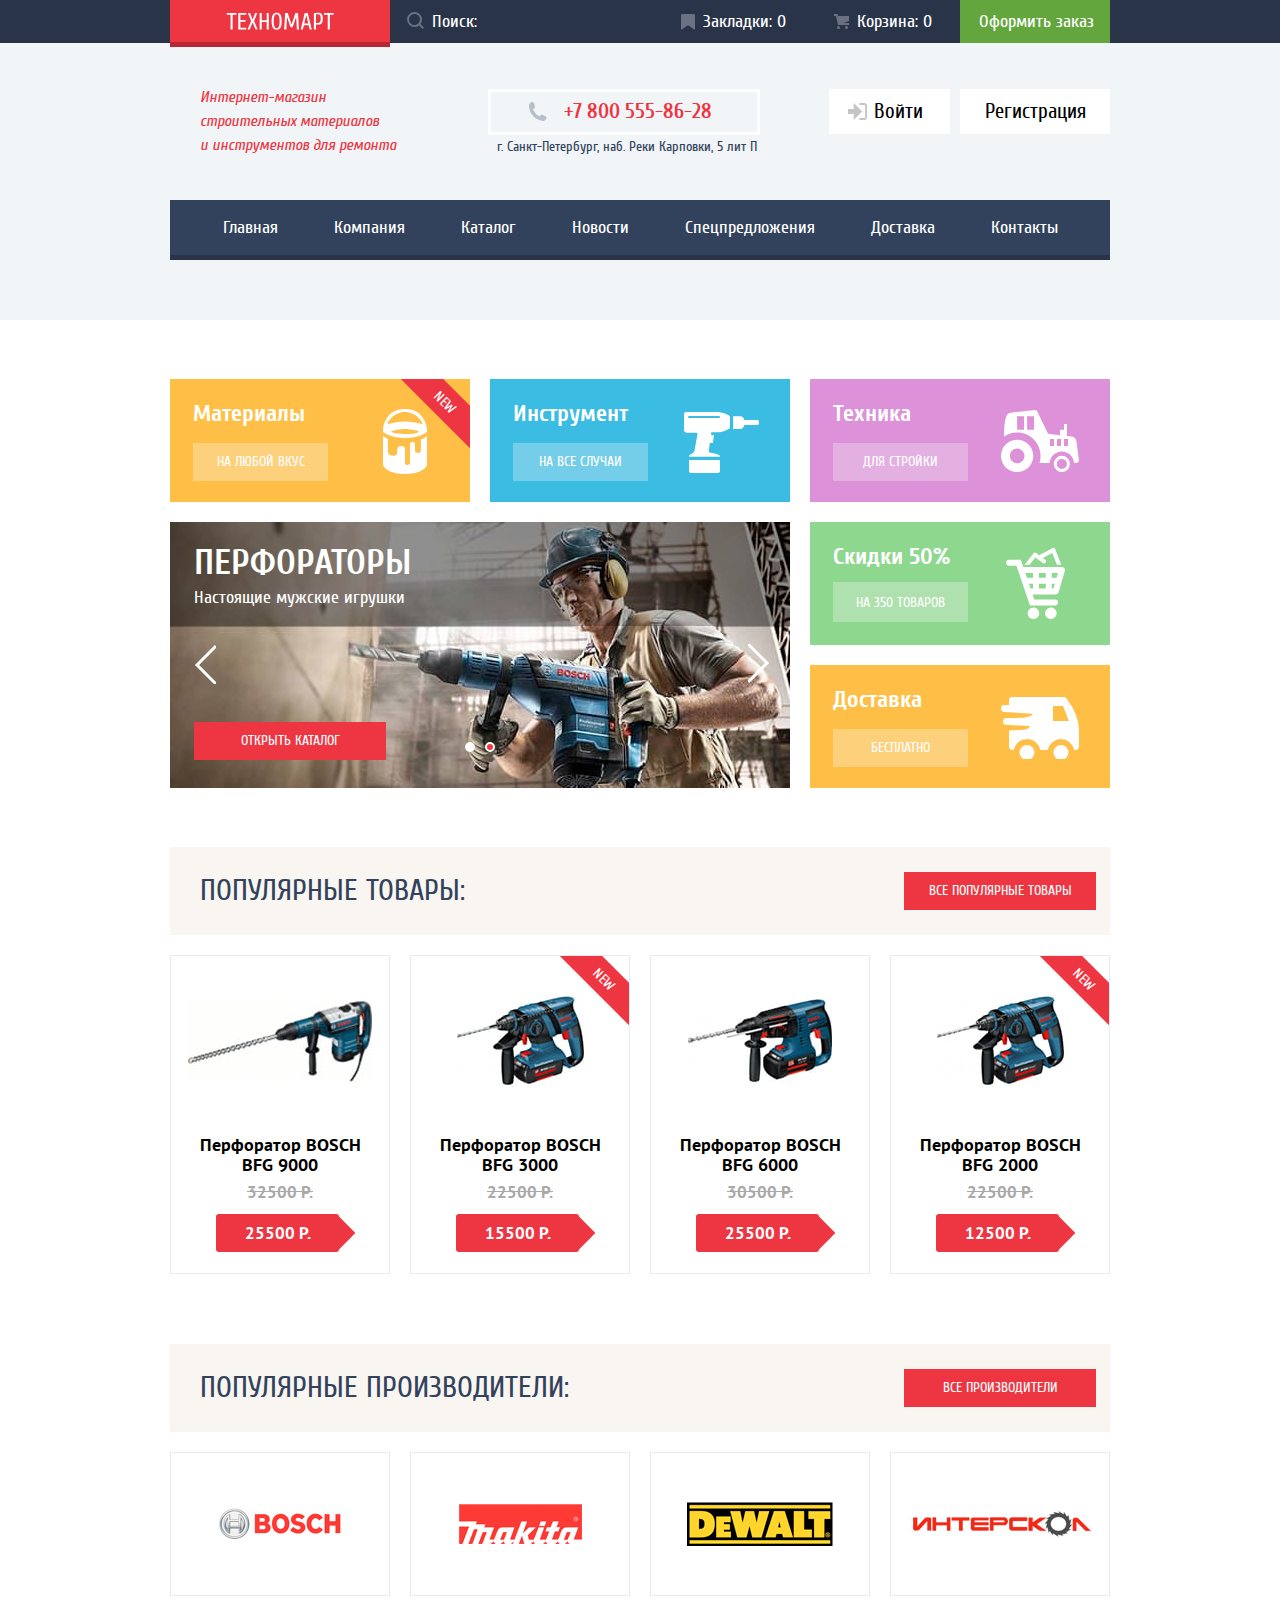
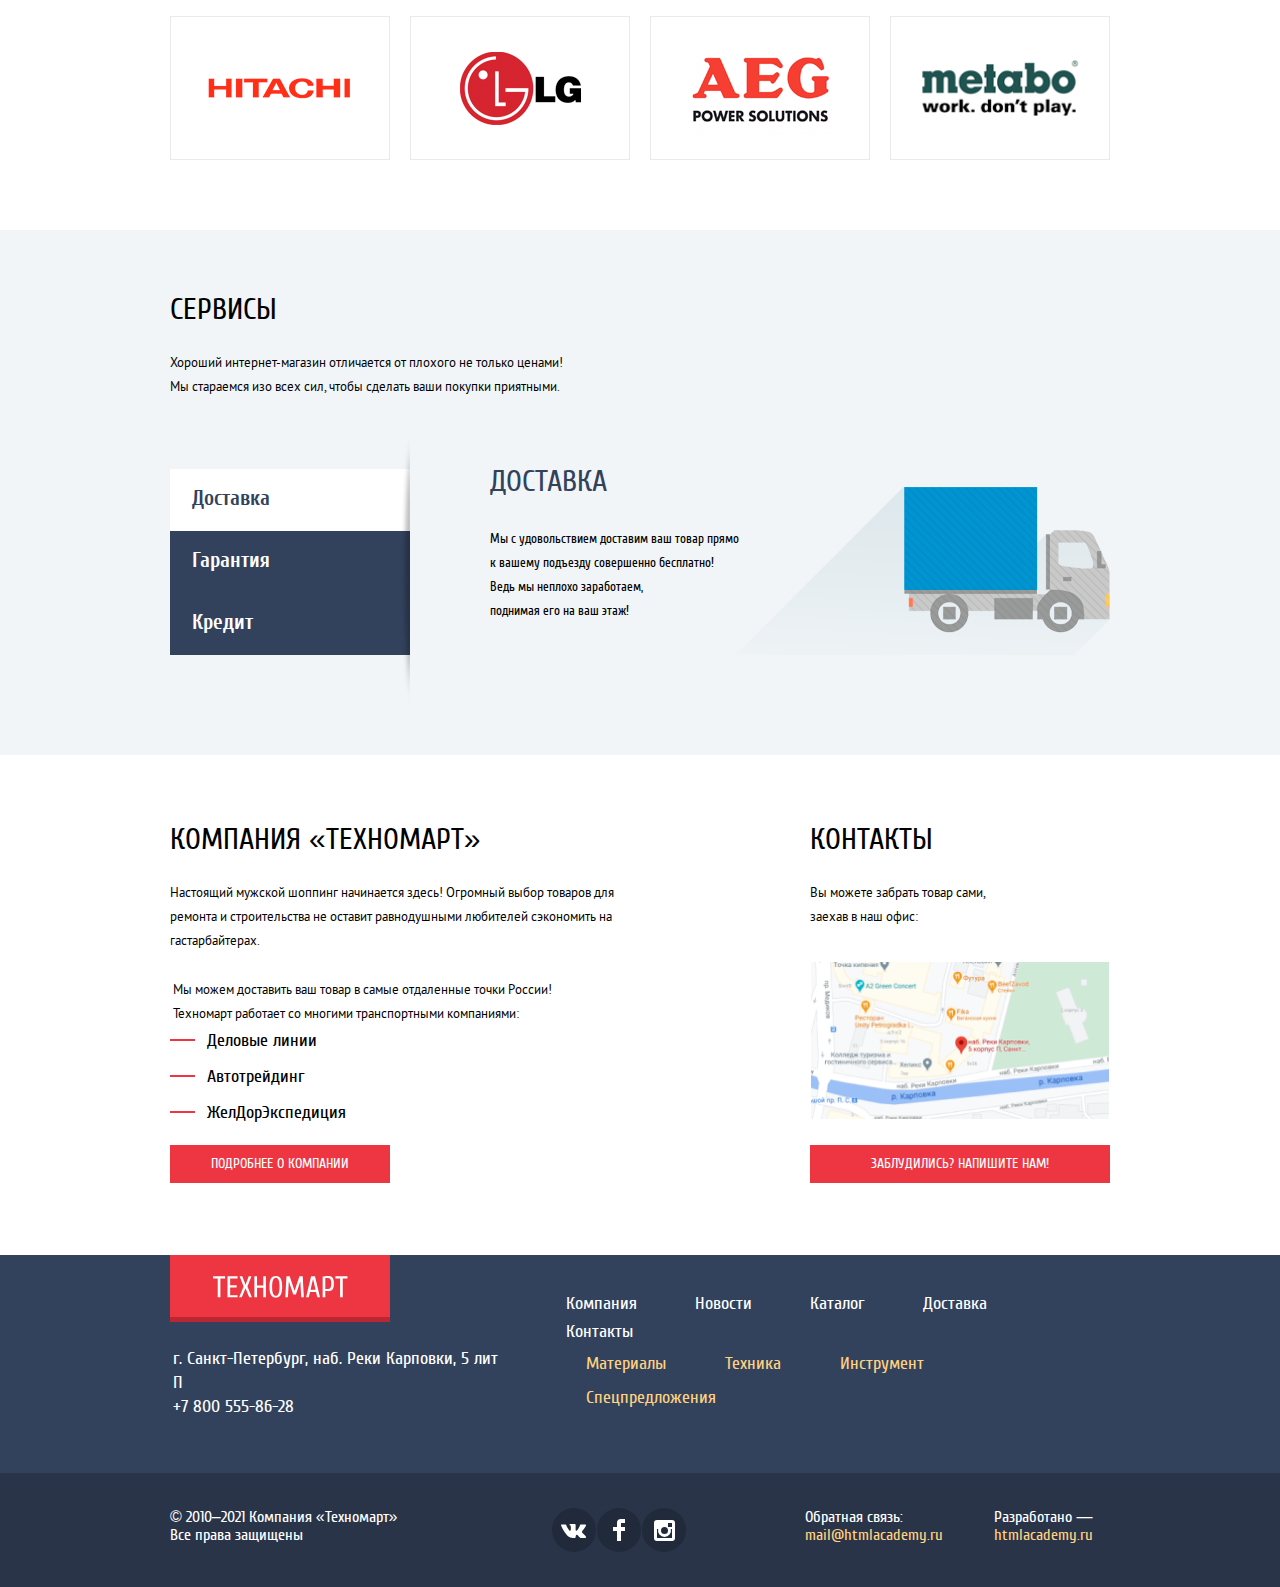
<file: index.html>
<!DOCTYPE html>
<html class="page" lang="ru">

<head>
  <meta charset="utf-8">
  <meta name="viewport" content="width=device-width, initial-scale=1">
  <link rel="stylesheet" href="css/normalize.min.css">
  <link rel="stylesheet" href="css/style.min.css">
  <link rel="icon" href="favicon.ico">
  <link rel="icon" href="img/favicons/favicon.svg" type="image/svg+xml">
  <link rel="apple-touch-icon" href="img/favicons/180.png">
  <link rel="manifect" href="manifest.webmanifest">
  <title>HTML Academy: Техномарт</title>
</head>

<body class="page-body">

  <header class="main-header">
    <div class="main-header-top">
      <div class="container header-top-wrapper">
        <a class="logo header-logo">
          <img src="img/icons/logo-technomart.svg" width="108" height="18" alt="Буквенный логотип магазина Техномарт.">
        </a>
        <form class="search" action="https://echo.academy.ru" method="get">
          <label class="visually-hidden" for="search-field">Поиск по сайту</label>
          <input class="search-field" type="search" name="search-field" id="search-field" placeholder="Поиск:">
          <svg class="search-icon" aria-hidden="true" focusable="false" width="17" height="17" fill="none"
            xmlns="http://www.w3.org/2000/svg">
            <path class="search-icon-path" fill-rule="evenodd" clip-rule="evenodd" d="M13.458 12.044 17 15.586
            15.586 17l-3.542-3.542A7.465 7.465 0 0 1 7.5 15 7.5 7.5 0 1 1 15 7.5c0 1.643-.542
             3.24-1.542 4.544ZM7.5 2A5.506 5.506 0 0 0 2 7.5 5.506 5.506 0 0 0 7.5 13c3.032 0 5.5-2.468 5.5-5.5C13
              4.467 10.532 2 7.5 2Z" fill="#fff" />
          </svg>
          <button class="visually-hidden" type="submit" aria-label="Искать"></button>
        </form>
        <a class="user-link bookmark" href="#">Закладки: <span>0</span></a>
        <a class="user-link cart" href="#">Корзина: <span>0</span></a>
        <a class="user-link order" href="#">Оформить заказ</a>
      </div>
    </div>
    <div class="container">
      <div class="main-header-middle">
        <p class="description">Интернет-магазин<br>строительных материалов и&nbsp;инструментов для ремонта</p>
        <div class="header-contacts">
          <a class="header-phone" href="tel:+78005558628">+7 800 555-86-28</a>
          <p>г. Санкт-Петербург, наб. Реки Карповки, 5 лит П</p>
        </div>
        <div class="user-id">
          <a class="user-id-login" href="#">
            <svg aria-hidden="true" focusable="false" width="20" height="17" viewBox="0 0 20 17" fill="none"
              xmlns="http://www.w3.org/2000/svg">
              <path d="M14.1667 8.5L5.71429 0V6H0V11H5.71429V17L14.1667 8.5Z" fill="#C5C5C5" />
              <path d="M16.1771 15.01H11.3895V17H16.1771C18.2514 17 19.0381 15.19 19.0619
              13.974V3.028C19.0381 1.811 18.2514 0 16.1771 0H11.3895V1.99H16.1771C16.9762 1.99 17.1219
              2.671 17.1391 3.047V13.951C17.1229 14.327 16.9762 15.01 16.1771 15.01Z" fill="#C5C5C5" />
            </svg>
            Войти
          </a>
          <a class="user-id-signup" href="#">Регистрация</a>
        </div>
      </div>
      <nav class="header-navigation">
        <ul class="menu-list">
          <li>
            <a class="menu-item">Главная</a>
          </li>
          <li>
            <a class="menu-item" href="#">Компания</a>
          </li>
          <li>
            <a class="menu-item" href="catalog.html">Каталог</a>
          </li>
          <li>
            <a class="menu-item" href="#">Новости</a>
          </li>
          <li>
            <a class="menu-item" href="#">Спецпредложения</a>
          </li>
          <li>
            <a class="menu-item" href="#">Доставка</a>
          </li>
          <li>
            <a class="menu-item" href="#">Контакты</a>
          </li>
        </ul>
      </nav>
    </div>
  </header>

  <main>
    <div class="container">
      <h1 class="visually-hidden">Онлайн-магазин Техномарт</h1>
      <section class="range">
        <h2 class="visually-hidden">Ассортимент</h2>
        <div class="range-item materials new">
          <h3>Материалы</h3>
          <a href="#">на любой вкус</a>
          <span class="new-sign">New</span>
        </div>
        <div class="range-item tools">
          <h3>Инструмент</h3>
          <a href="#">на все случаи</a>
        </div>
        <div class="range-item tech">
          <h3>Техника</h3>
          <a href="#">для стройки</a>
        </div>
        <div class="range-item sale">
          <h3>Скидки 50%</h3>
          <a href="#">на 350 товаров</a>
        </div>
        <div class="range-item free-delivery">
          <h3>Доставка</h3>
          <a href="#">Бесплатно</a>
        </div>

        <div class="gallery">
          <ul>
            <li class="gallery-slider perforators">
              <h3 class="gallery-slider-title">Перфораторы</h3>
              <p>Настоящие мужские игрушки</p>
              <a class="button" href="catalog.html">Открыть каталог</a>
            </li>
            <li class="gallery-slider drills hidden">
              <h3 class="gallery-slider-title">Дрели</h3>
              <p>Соседям на радость!</p>
              <a class="button" href="catalog.html">Открыть каталог</a>
            </li>
          </ul>
          <button class="gallery-arrow gallery-arrow-back" type="button" aria-label="Назад"></button>
          <button class="gallery-arrow gallery-arrow-next" type="button" aria-label="Вперед"></button>
          <div class="gallery-button-dots">
            <button class="gallery-button-dot" type="button" aria-label="Первый слайд"></button>
            <button class="gallery-button-dot button-dot-current" type="button" aria-label="Второй слайд"></button>
          </div>
        </div>
      </section>

      <section class="popular">
        <div class="title-wrapper">
          <h2 class="highlight-headline ">Популярные товары:</h2>
          <a class="button" href="catalog.html">Все популярные товары</a>
        </div>
        <ul class="popular-goods-list">
          <li class="good-item">
            <h3 class="good-item-title">
              <a href="#">Перфоратор BOSCH BFG 9000</a>
            </h3>
            <div class="product-image">
              <img src="img/bosch-9000.jpg" width="184" height="164"
                alt="Сетевой профессиональный перфоратор с системой Vibration Control.">
            </div>
            <s class="old-price">32500 Р.</s>
            <p class="current-price">25500 Р.</p>
            <div class="card-action-buttons">
              <a class="buy" href="#" aria-label="Добавить перфоратор BOSCH BFG 9000 в корзину.">Купить</a>
              <a class="add-mark" href="#">В закладки</a>
            </div>
          </li>
          <li class="good-item new">
            <h3 class="good-item-title">
              <a href="#">Перфоратор BOSCH BFG 3000</a>
            </h3>
            <div class="product-image">
              <img src="img/bosch-3000.jpg" width="127" height="112"
                alt="Аккумуляторный перфоратор с патроном SDS plus.">
            </div>
            <span class="new-sign">New</span>
            <s class="old-price">22500 Р.</s>
            <p class="current-price">15500 Р.</p>
            <div class="card-action-buttons">
              <a class="buy" href="#" aria-label="Добавить перфоратор BOSCH BFG 3000 в корзину.">Купить</a>
              <a class="add-mark" href="#">В закладки</a>
            </div>
          </li>
          <li class="good-item">
            <h3 class="good-item-title">
              <a href="#">Перфоратор BOSCH BFG 6000</a>
            </h3>
            <div class="product-image">
              <img src="img/bosch-6000.jpg" width="144" height="128"
                alt="Аккумуляторный трехрежимный перфоратор с щёточным двигателем.">
            </div>
            <s class="old-price">30500 Р.</s>
            <p class="current-price">25500 Р.</p>
            <div class="card-action-buttons">
              <a class="buy" href="#" aria-label="Добавить перфоратор BOSCH BFG 9600 в корзину.">Купить</a>
              <a class="add-mark" href="#">В закладки</a>
            </div>
          </li>
          <li class="good-item new">
            <h3 class="good-item-title">
              <a href="#">Перфоратор BOSCH BFG 2000</a>
            </h3>
            <div class="product-image">
              <img src="img/bosch-2000.jpg" width="127" height="112"
                alt="Аккумуляторный перфоратор с патроном SDS plus.">
            </div>
            <span class="new-sign">New</span>
            <s class="old-price">22500 Р.</s>
            <p class="current-price">12500 Р.</p>
            <div class="card-action-buttons">
              <a class="buy" href="#" aria-label="Добавить перфоратор BOSCH BFG 2000 в корзину.">Купить</a>
              <a class="add-mark" href="#">В закладки</a>
            </div>
          </li>
        </ul>
      </section>

      <section class="brands">
        <div class="title-wrapper">
          <h2 class="highlight-headline ">Популярные производители:</h2>
          <a class="button" href="catalog.html">Все производители</a>
        </div>
        <ul class="brands-list">
          <li>
            <a class="brand-item" href="#" aria-label="Перейти на сайт партнера Bosch.">
              <img src="img/brand-bosch.png" width="126" height="37" alt="Логотип фирмы Bosch">
            </a>
          </li>
          <li>
            <a class="brand-item" href="#" aria-label="Перейти на сайт партнера Makita.">
              <img src="img/brand-makita.png" width="123" height="40" alt="Логотип фирмы Makita">
            </a>
          </li>
          <li>
            <a class="brand-item" href="#" aria-label="Перейти на сайт партнера DeWalt.">
              <img src="img/brand-dewalt.png" width="146" height="44" alt="Логотип фирмы DeWalt">
            </a>
          </li>
          <li>
            <a class="brand-item" href="#" aria-label="Перейти на сайт партнера Интерскол.">
              <img src="img/brand-interskol.png" width="200" height="76" alt="Логотип фирмы Интерскол">
            </a>
          </li>
          <li>
            <a class="brand-item" href="#" aria-label="Перейти на сайт партнера Hitachi.">
              <img src="img/brand-hitachi.png" width="169" height="31" alt="Логотип фирмы Hitachi">
            </a>
          </li>
          <li>
            <a class="brand-item" href="#" aria-label="Перейти на сайт партнера LG.">
              <img src="img/brand-lg.png" width="121" height="73" alt="Логотип фирмы LG">
            </a>
          </li>
          <li>
            <a class="brand-item" href="#" aria-label="Перейти на сайт партнера AEG.">
              <img src="img/brand-aeg.png" width="151" height="98" alt="Логотип фирмы AEG">
            </a>
          </li>
          <li>
            <a class="brand-item" href="#" aria-label="Перейти на сайт партнера Metabo.">
              <img src="img/brand-metabo.png" width="206" height="73" alt="Логотип фирмы Metabo">
            </a>
          </li>
        </ul>
      </section>
    </div>
    <section class="features">
      <div class="container">
        <h2 class="headline">Сервисы</h2>
        <p class="features-text">Хороший интернет-магазин отличается от плохого не только ценами!<br>
          Мы стараемся изо всех сил, чтобы сделать ваши покупки приятными.</p>
        <div class="features-wrapper">
          <div class="features-slider-buttons">
            <button class="feature-button button-delivery feature-button-active" type="button">Доставка</button>
            <button class="feature-button button-guarantee" type="button">Гарантия</button>
            <button class="feature-button button-credit" type="button">Кредит</button>
          </div>
          <ul class="features-slider-list">
            <li class="feature-slide delivery">
              <h3>Доставка</h3>
              <p>Мы с удовольствием доставим ваш товар прямо<br>
                к вашему подъезду совершенно бесплатно!<br>
                Ведь мы неплохо заработаем,<br>
                поднимая его на ваш этаж!</p>
            </li>
            <li class="feature-slide guarantee hidden">
              <h3>Гарантия</h3>
              <p>Если купленный у нас товар поломается или заискрит,<br> а также в случае пожара,
                спровоцированного его<br> возгоранием, вы всегда можете быть уверены в нашей<br> гарантии.
                Мы обменяем сгоревший товар на новый.<br> Дом уж восстановите как-нибудь сами.</p>
            </li>
            <li class="feature-slide credit hidden">
              <h3>Кредит</h3>
              <p>Залезть в долговую яму стало проще!<br> Кредитные консультанты придут вам на помощь.</p>
              <a class="button" href="#">Отправить заявку</a>
            </li>
          </ul>
        </div>
      </div>
    </section>
    <div class="container index-columns">
      <section class="about-us">
        <h2 class="headline">Компания «Техномарт»</h2>
        <p>Настоящий мужской шоппинг начинается здесь!
          Огромный выбор товаров для ремонта и строительства не
          оставит равнодушными любителей сэкономить на гастарбайтерах.</p>
        <p>Мы можем доставить ваш товар в самые отдаленные точки России!<br>
          Техномарт работает со многими транспортными компаниями:</p>
        <ul class="trans-list">
          <li class="trans-item">Деловые линии</li>
          <li class="trans-item">Автотрейдинг</li>
          <li class="trans-item">ЖелДорЭкспедиция</li>
        </ul>
        <a class="button" href="#">Подробнее о компании</a>
      </section>
      <section class="contacts">
        <h2 class="headline">Контакты</h2>
        <p>Вы можете забрать товар сами,<br> заехав в наш офис:</p>
        <a class="contacts-mini-map" href="https://goo.gl/maps/rsY1eQ9RZmCdHHfcA"
          aria-label="Переход на карту с местоположением офиса.">
          <img src="img/map.png" width="300" height="158"
            alt="Карта адресом: г. Санкт-Петербург, наб. Реки Карповки, 5 лит П.">
        </a>
        <a class="button contacts-form" href="#">Заблудились? Напишите нам!</a>
      </section>
    </div>
  </main>

  <footer class="main-footer">
    <div class="container">
      <div class="main-footer-top">
        <a class="logo footer-logo">
          <img src="img/icons/logo-technomart.svg" width="220" height="68" alt="Буквенный логотип магазина Техномарт.">
        </a>
        <ul class="footer-menu-list">
          <li>
            <a class="footer-menu-item" href="#">Компания</a>
          </li>
          <li>
            <a class="footer-menu-item" href="#">Новости</a>
          </li>
          <li>
            <a class="footer-menu-item" href="catalog.html">Каталог</a>
          </li>
          <li>
            <a class="footer-menu-item" href="#">Доставка</a>
          </li>
          <li>
            <a class="footer-menu-item" href="#">Контакты</a>
          </li>
        </ul>
        <p class="footer-top-text">г. Санкт-Петербург, наб. Реки Карповки, 5 лит П<br>
          <a class="footer-tel" href="tel:+78005558628">+7 800 555-86-28</a>
        </p>
        <ul class="sub-menu-list">
          <li>
            <a class="sub-menu-item" href="index.html">Материалы</a>
          </li>
          <li>
            <a class="sub-menu-item" href="#">Техника</a>
          </li>
          <li>
            <a class="sub-menu-item" href="#">Инструмент</a>
          </li>
          <li>
            <a class="sub-menu-item" href="#">Спецпредложения</a>
          </li>
        </ul>
      </div>
    </div>
    <div class="main-footer-bottom">
      <div class="container footer-bottom-wrapper">
        <p class="footer-text">© 2010–2021 Компания «Техномарт»<br>Все права защищены</p>
        <ul class="socials-list">
          <li>
            <a class="social-item social-vk" href="https://vk.com">
              <span class="visually-hidden">Вконтакте</span>
            </a>
          </li>
          <li>
            <a class="social-item social-fb" href="https://facebook.com">
              <span class="visually-hidden">Фейсбук</span>
            </a>
          </li>
          <li>
            <a class="social-item social-inst" href="https://instagram.com">
              <span class="visually-hidden">Инстаграм</span>
            </a>
          </li>
        </ul>
        <p class="footer-text footer-feedback">Обратная связь:<br>
          <a class="copyright" href="mailto:mail@htmlacademy.ru">mail@htmlacademy.ru</a>
        </p>
        <p class="footer-text">Разработано —<br>
          <a class="copyright" href="https://htmlacademy.ru/intensive/htmlcss">htmlacademy.ru</a>
        </p>
      </div>
    </div>
  </footer>

  <section class="modal modal-contact hidden">
    <h2 class="visually-hidden">Напишите нам</h2>
    <form class="contact-form" action="https://echo.htmlacademy.ru" method="post">
      <div class="modal-contact-grid">
        <p class="contact-name">
          <label for="contact-name">Ваше имя:</label>
          <input type="text" name="name" id="contact-name" placeholder="Имя Фамилия">
        </p>
        <p class="contact-email">
          <label for="contact-email">Ваш e-mail:</label>
          <input type="text" name="email" id="contact-email" placeholder="email@example.com">
        </p>
        <p class="contact-comment">
          <label for="contact-comment">Текст письма:</label>
          <textarea name="letter" id="contact-comment" placeholder="В свободной форме"></textarea>
        </p>
      </div>
      <div class="modal-buttons">
        <button class="button submit" type="submit">Отправить</button>
      </div>
    </form>
    <button class="button-close" type="button" aria-label="Закрыть форму."></button>
  </section>

  <section class="modal modal-map hidden">
    <h2 class="visually-hidden">Местоположение офиса</h2>
    <iframe
      src="https://www.google.com/maps/embed?pb=!1m18!1m12!1m3!1d998.411263332934!2d30.31631455822666!3d59.96826733786315!2m3!1f0!2f0!3f0!3m2!1i1024!2i768!4f13.1!3m3!1m2!1s0x4696315bc48a26c9%3A0x8a49e1486716f5b1!2z0L3QsNCxLiBQ0LXQutC4INCa0LDRgNC_0L7QstC60LgsIDXQnywg0KHQsNC90LrRgi3Qn9C10YLQtdGA0LHRg9GA0LMsIDE5NzAyMg!5e0!3m2!1sru!2sru!4v1639913745572!5m2!1sru!2sru"
      width="943" height="449" allowfullscreen="" loading="lazy"></iframe>
    <button class="button-close" type="button" aria-label="Закрыть карту."></button>
  </section>

  <section class="modal modal-cart hidden">
    <div class="modal-cart-top">
      <h2 class="visually-hidden">Добавлено в корзину</h2>
      <p>Товар добавлен в корзину!</p>
      <button class="button-close" type="button" aria-label="Закрыть всплывающее окно."></button>
    </div>
    <div class="modal-buttons">
      <a class="button" href="#">Оформить заказ</a>
      <button class="button-continue" type="button">Продолжить покупки</button>
    </div>
  </section>

  <script src="js/script.min.js"></script>
</body>

</html>
</file>
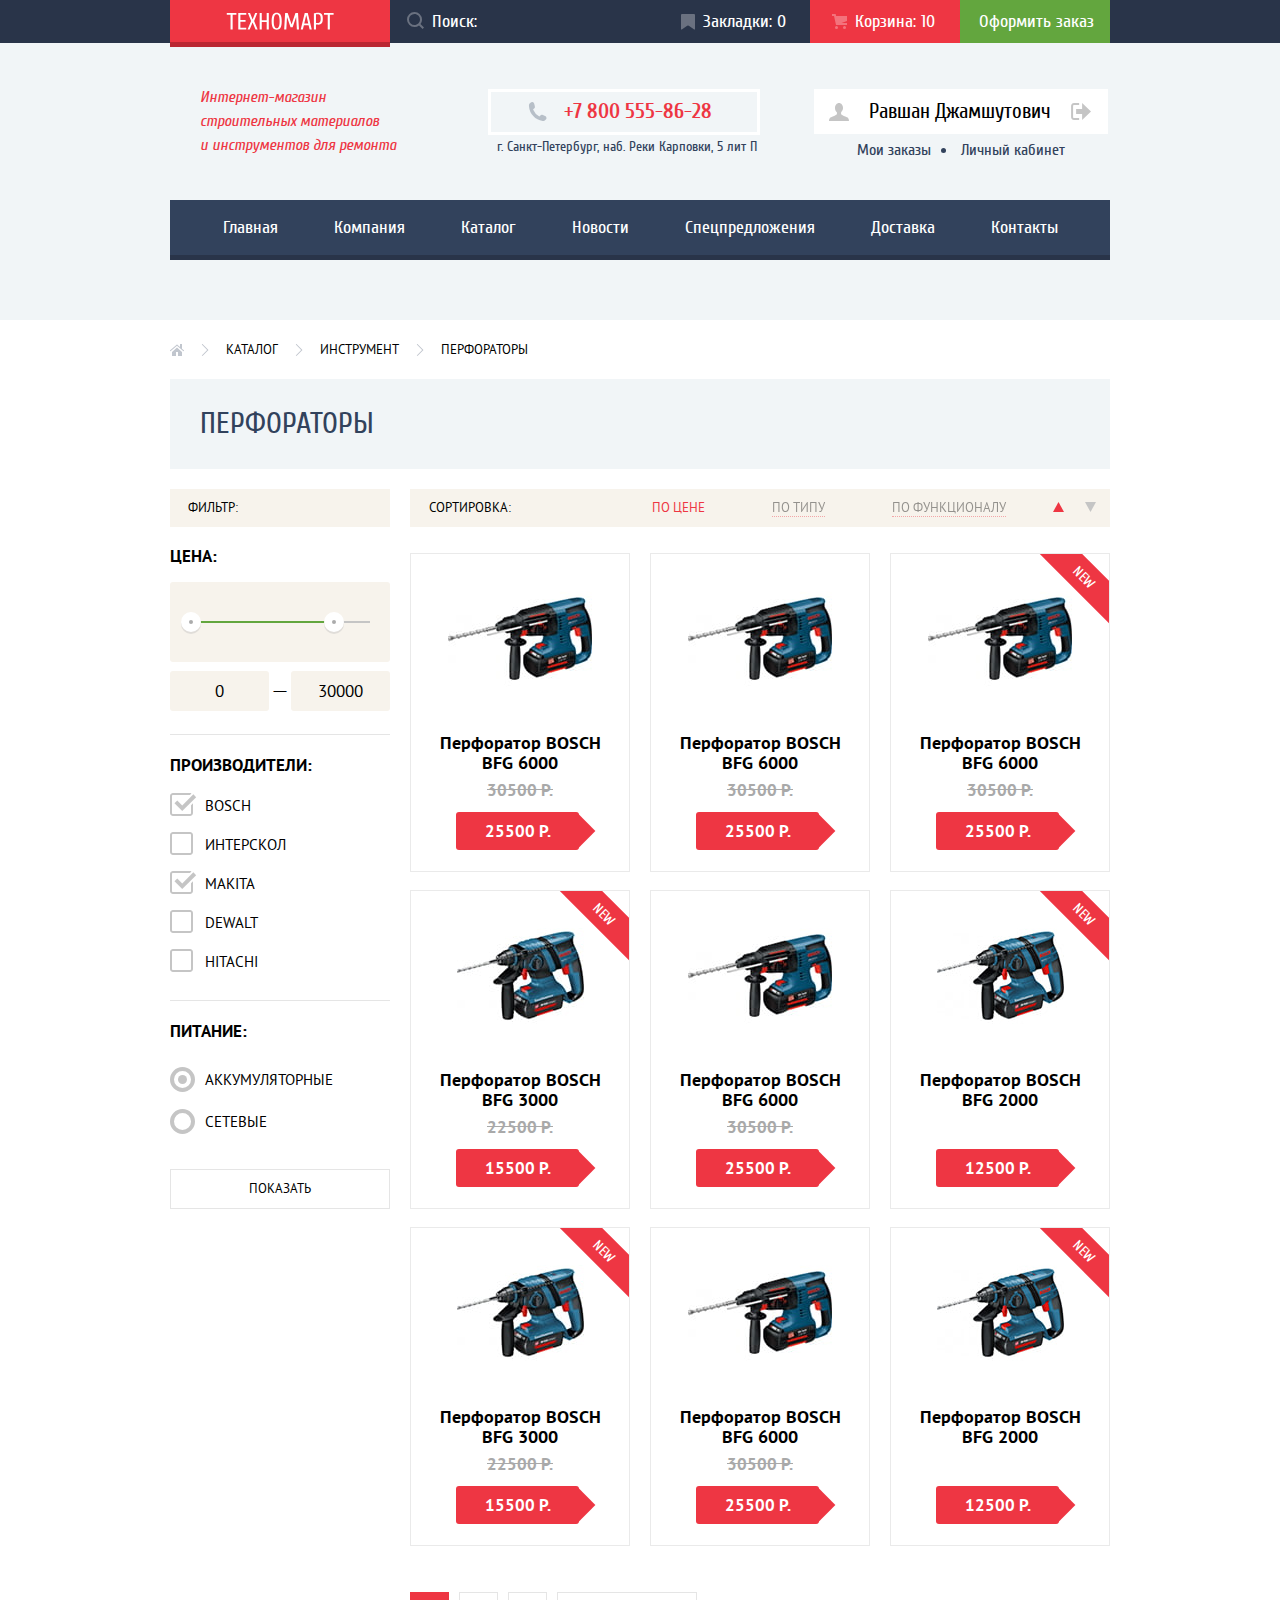
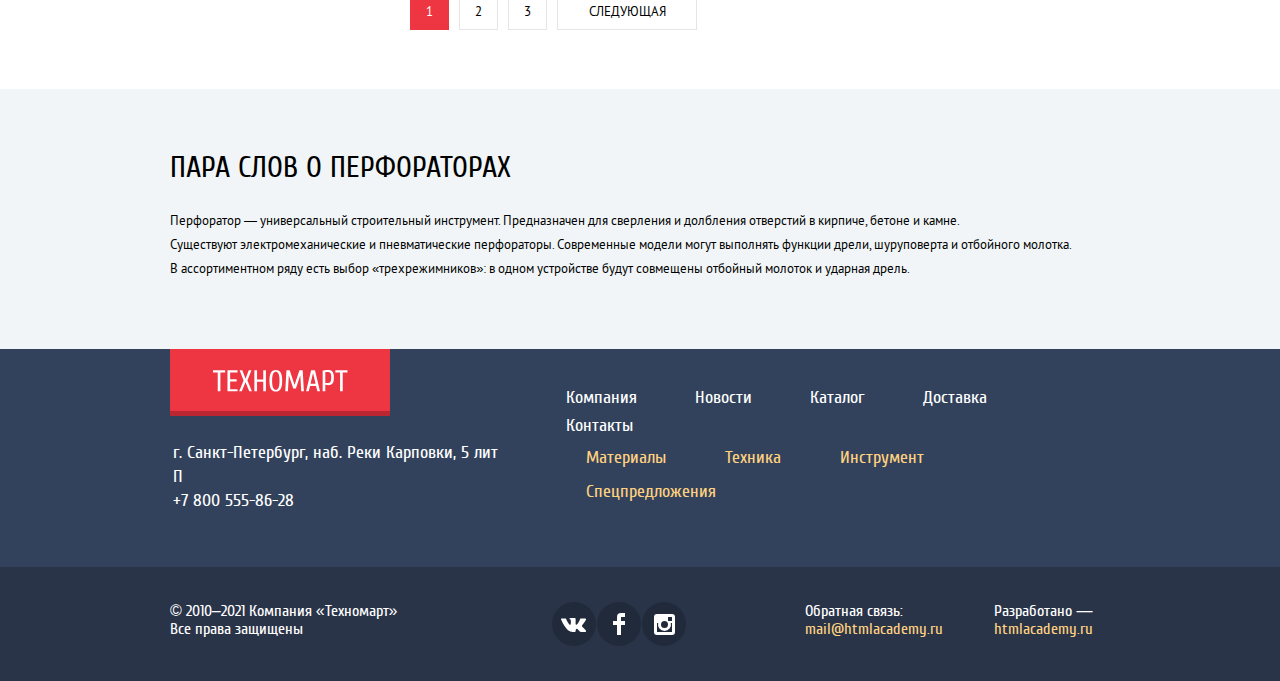
<file: catalog.html>
<!DOCTYPE html>
<html class="page" lang="ru">

<head>
  <meta charset="utf-8">
  <meta name="viewport" content="width=device-width, initial-scale=1">
  <link rel="stylesheet" href="css/normalize.min.css">
  <link rel="stylesheet" href="css/style.min.css">
  <link rel="icon" href="favicon.ico">
  <link rel="icon" href="img/favicons/favicon.svg" type="image/svg+xml">
  <link rel="apple-touch-icon" href="img/favicons/180.png">
  <link rel="manifect" href="manifest.webmanifest">
  <title>HTML Academy: Каталог Техномарт</title>
</head>

<body class="page-body catalog-page">

  <header class="main-header">
    <div class="main-header-top">
      <div class="container header-top-wrapper">
        <a class="logo header-logo" href="index.html">
          <img src="img/icons/logo-technomart.svg" width="108" height="18" alt="Буквенный логотип магазина Техномарт.">
        </a>
        <form class="search" action="https://echo.academy.ru" method="get">
          <label class="visually-hidden" for="search-field">Поиск по сайту</label>
          <input class="search-field" type="search" name="search-field" id="search-field" placeholder="Поиск:">
          <svg class="search-icon" aria-hidden="true" focusable="false" width="17" height="17" fill="none"
            xmlns="http://www.w3.org/2000/svg">
            <path class="search-icon-path" fill-rule="evenodd" clip-rule="evenodd" d="M13.458 12.044 17 15.586
            15.586 17l-3.542-3.542A7.465 7.465 0 0 1 7.5 15 7.5 7.5 0 1 1 15 7.5c0 1.643-.542
             3.24-1.542 4.544ZM7.5 2A5.506 5.506 0 0 0 2 7.5 5.506 5.506 0 0 0 7.5 13c3.032 0 5.5-2.468 5.5-5.5C13
              4.467 10.532 2 7.5 2Z" fill="#fff" /></svg>
        </form>

        <a class="user-link bookmark" href="#">Закладки: <span>0</span></a>
        <a class="user-link cart full-cart" href="#">Корзина: <span>10</span></a>
        <a class="user-link order" href="#">Оформить заказ</a>

      </div>
    </div>
    <div class="container">
      <div class="main-header-middle">
        <p class="description">Интернет-магазин <br> строительных материалов и&nbsp;инструментов для ремонта</p>
        <div class="header-contacts">
          <a class="header-phone" href="tel:+78005558628">+7 800 555-86-28</a>
          <p>г. Санкт-Петербург, наб. Реки Карповки, 5 лит П</p>
        </div>
        <div class="user-box">
          <div class="user-id authorised">
            <a class="user-profile" href="#">
              <svg class="icon-user" aria-hidden="true" focusable="false" width="20" height="18" fill="none"
                xmlns="http://www.w3.org/2000/svg">
                <path d="M17.88 14.17c-2.14-.74-4.25-1.67-5.2-2.4-.66-.5-.78-1.61-.52-2.4a5.49
                 5.49 0 0 0 1.86-4.29C14.02 2.28 12.22 0 10 0 7.78 0 5.98 2.28 5.98 5.08c0
                 1.8.75 3.38 1.86 4.28.26.8.14 1.92-.51 2.42-.95.72-3.07 1.65-5.21 2.39C-.03
                 14.9 0 18 0 18h20s.02-3.1-2.12-3.83Z" fill="#C5C5C5" />
              </svg>
              <span>Равшан Джамшутович</span>
            </a>
            <a class="log-out" href="#" aria-label="Выход из учетной записи.">
              <svg class="icon-logout" aria-hidden="true" focusable="false" width="20" height="17" fill="none"
                xmlns="http://www.w3.org/2000/svg">
                <path d="M20 8.5 11.12 0v6h-6v5h6v6L20 8.5Z" fill="#C5C5C5" />
                <path d="M2.1 13.95V3.05c.02-.38.18-1.06 1.02-1.06h5.02V0H3.12C.94 0
                 .12 1.81.09 3.03v10.94C.1 15.2.94 17 3.12 17h5.02v-1.99H3.12c-.84
                  0-1-.68-1.01-1.06Z" fill="#C5C5C5" />
              </svg>
            </a>
          </div>
          <ul class="additional-links">
            <li>
              <a class="additional-links-order" href="#">Мои заказы</a>
            </li>
            <li>
              <a href="#">Личный кабинет</a>
            </li>
          </ul>
        </div>
      </div>
      <nav class="header-navigation">
        <ul class="menu-list">
          <li>
            <a class="menu-item" href="index.html">Главная</a>
          </li>
          <li>
            <a class="menu-item" href="#">Компания</a>
          </li>
          <li>
            <a class="menu-item">Каталог</a>
          </li>
          <li>
            <a class="menu-item" href="#">Новости</a>
          </li>
          <li>
            <a class="menu-item" href="#">Спецпредложения</a>
          </li>
          <li>
            <a class="menu-item" href="#">Доставка</a>
          </li>
          <li>
            <a class="menu-item" href="#">Контакты</a>
          </li>
        </ul>
      </nav>
    </div>
  </header>

  <main>
    <div class="container catalog-wrapper">
      <ol class="breadcrumps">
        <li>
          <a class="breadcrumps-item breadcrumps-item-main" href="index.html">
            <span class="visually-hidden">На главную</span>
          </a>
        </li>
        <li>
          <a class="breadcrumps-item" href="#">
            Каталог
          </a>
        </li>
        <li>
          <a class="breadcrumps-item" href="#">
            Инструмент
          </a>
        </li>
        <li>
          <a class="breadcrumps-item breadcrumps-item-current">
            Перфораторы
          </a>
        </li>
      </ol>
      <h1 class="page-title">Перфораторы</h1>
      <section class="filters">
        <h2 class="sub-title">Фильтр:</h2>
        <form class="filter" action="https://echo.htmlacademy.ru" method="post">
          <fieldset class="filter-item">
            <legend class="price-headline">Цена:</legend>
            <div class="range-filter">
              <div class="range-panel">
                <div class="scale">
                  <div class="bar" style="
                  width: 84%;
                  margin-left: 0%"></div>
                </div>
                <button class="toggle toggle-min" tabindex="0" style="
                left:5%;" aria-label="Регулировать минимальную цену."></button>
                <button class="toggle toggle-max" tabindex="0" style="
                left:70%;" aria-label="Регулировать максимальную цену"></button>
              </div>
            </div>
            <div class="price-controls">
              <label class="visually-hidden" for="filter-price-min">Минимальная цена</label>
              <input class="filter-price-min" type="number" name="min-price" id="filter-price-min" step="1000" value="0">
              <span>—</span>
              <label class="visually-hidden" for="filter-price-max">Максимальная цена</label>
              <input class="filter-price-max" type="number" name="max-price" id="filter-price-max" step="1000" value="30000">
            </div>
          </fieldset>
          <fieldset class="filter-item">
            <legend class="manufacturers-headline">Производители:</legend>
            <ul class="manufacturers-list">
              <li>
                <input class="filter-checkbox visually-hidden" type="checkbox" checked name="manufacturers"
                  value="bosch" id="bosch">
                <label for="bosch">Bosch</label>
              </li>
              <li>
                <input class="filter-checkbox visually-hidden" type="checkbox" name="manufacturers" value="interskol"
                  id="interskol">
                <label for="interskol">Интерскол</label>
              </li>
              <li>
                <input class="filter-checkbox visually-hidden" type="checkbox" checked name="manufacturers"
                  value="makita" id="makita">
                <label for="makita">Makita</label>
              </li>
              <li>
                <input class="filter-checkbox visually-hidden" type="checkbox" name="manufacturers" value="dewalt"
                  id="dewalt">
                <label for="dewalt">Dewalt</label>
              </li>
              <li>
                <input class="filter-checkbox visually-hidden" type="checkbox" name="manufacturers" value="hitachi"
                  id="hitachi">
                <label for="hitachi">Hitachi</label>
              </li>
            </ul>
          </fieldset>
          <fieldset class="filter-item">
            <legend class="battery-headline">Питание:</legend>
            <ul class="battery-list">
              <li>
                <input class="filter-radio visually-hidden" type="radio" checked name="supply" value="battery"
                  id="battery">
                <label for="battery">Аккумуляторные</label>
              </li>
              <li>
                <input class="filter-radio visually-hidden" type="radio" name="supply" value="network" id="network">
                <label for="network">Сетевые</label>
              </li>
            </ul>
          </fieldset>
          <button class="show" type="submit">Показать</button>
        </form>
      </section>
      <section class="catalog">
        <h2 class="visually-hidden">Каталог со списком товаров</h2>
        <div class="sorting">
          <h3>Сортировка:</h3>
          <ul class="sorting-list">
            <li>
              <a class="sorting-item sorting-active" href="#">По цене</a>
            </li>
            <li>
              <a class="sorting-item" href="#">По типу</a>
            </li>
            <li>
              <a class="sorting-item" href="#">По функционалу</a>
            </li>
          </ul>
          <ul class="sorting-range-list">
            <li>
              <a class="sorting-range-item sorting-range-active" href="#">
                <svg width="11" height="10" viewBox="0 0 11 10" fill="none" xmlns="http://www.w3.org/2000/svg">
                  <path d="M5.5 0L11 10L0 10" fill="#C5C5C5" />
                </svg>
                <span class="visually-hidden">По возрастанию</span>
              </a>
            </li>
            <li>
              <a class="sorting-range-item" href="#">
                <svg width="11" height="10" viewBox="0 0 11 10" fill="none" xmlns="http://www.w3.org/2000/svg">
                  <path d="M5.5 10L0 0H11" fill="#C5C5C5" />
                </svg>
                <span class="visually-hidden">По убыванию</span>
              </a>
            </li>
          </ul>
        </div>
        <ul class="goods-list">
          <li class="good-item">
            <h3 class="good-item-title">
              <a href="#">Перфоратор BOSCH BFG 6000</a>
            </h3>
            <div class="product-image">
              <img src="img/bosch-6000.jpg" width="144" height="128"
                alt="Аккумуляторный трехрежимный перфоратор с щёточным двигателем.">
            </div>
            <s class="old-price">30500 Р.</s>
            <p class="current-price">25500 Р.</p>
            <div class="card-action-buttons">
              <a class="buy" href="#" aria-label="Добавить перфоратор BOSCH BFG 6000 в корзину.">Купить</a>
              <a class="add-mark" href="#">В закладки</a>
            </div>
          </li>
          <li class="good-item">
            <h3 class="good-item-title">
              <a href="#">Перфоратор BOSCH BFG 6000</a>
            </h3>
            <div class="product-image">
              <img src="img/bosch-6000.jpg" width="144" height="128"
                alt="Аккумуляторный трехрежимный перфоратор с щёточным двигателем.">
            </div>
            <s class="old-price">30500 Р.</s>
            <p class="current-price">25500 Р.</p>
            <div class="card-action-buttons">
              <a class="buy" href="#" aria-label="Добавить перфоратор BOSCH BFG 6000 в корзину.">Купить</a>
              <a class="add-mark" href="#">В закладки</a>
            </div>
          </li>
          <li class="good-item new">
            <h3 class="good-item-title">
              <a href="#">Перфоратор BOSCH BFG 6000</a>
            </h3>
            <div class="product-image">
              <img src="img/bosch-6000.jpg" width="144" height="128"
                alt="Аккумуляторный трехрежимный перфоратор с щёточным двигателем.">
            </div>
            <span class="new-sign">New</span>
            <s class="old-price">30500 Р.</s>
            <p class="current-price">25500 Р.</p>
            <div class="card-action-buttons">
              <a class="buy" href="#" aria-label="Добавить перфоратор BOSCH BFG 6000 в корзину.">Купить</a>
              <a class="add-mark" href="#">В закладки</a>
            </div>
          </li>
          <li class="good-item new">
            <h3 class="good-item-title">
              <a href="#">Перфоратор BOSCH BFG 3000</a>
            </h3>
            <div class="product-image">
              <img src="img/bosch-3000.jpg" width="127" height="112"
                alt="Аккумуляторный перфоратор с патроном SDS plus.">
            </div>
            <span class="new-sign">New</span>
            <s class="old-price">22500 Р.</s>
            <p class="current-price">15500 Р.</p>
            <div class="card-action-buttons">
              <a class="buy" href="#" aria-label="Добавить перфоратор BOSCH BFG 3000 в корзину.">Купить</a>
              <a class="add-mark" href="#">В закладки</a>
            </div>
          </li>
          <li class="good-item">
            <h3 class="good-item-title">
              <a href="#">Перфоратор BOSCH BFG 6000</a>
            </h3>
            <div class="product-image">
              <img src="img/bosch-6000.jpg" width="144" height="128"
                alt="Аккумуляторный трехрежимный перфоратор с щёточным двигателем.">
            </div>
            <s class="old-price">30500 Р.</s>
            <p class="current-price">25500 Р.</p>
            <div class="card-action-buttons">
              <a class="buy" href="#" aria-label="Добавить перфоратор BOSCH BFG 6000 в корзину.">Купить</a>
              <a class="add-mark" href="#">В закладки</a>
            </div>
          </li>
          <li class="good-item new">
            <h3 class="good-item-title">
              <a href="#">Перфоратор BOSCH BFG 2000</a>
            </h3>
            <div class="product-image">
              <img src="img/bosch-2000.jpg" width="127" height="112"
                alt="Аккумуляторный перфоратор с патроном SDS plus.">
            </div>
            <span class="new-sign">New</span>
            <p class="current-price">12500 Р.</p>
            <div class="card-action-buttons">
              <a class="buy" href="#" aria-label="Добавить перфоратор BOSCH BFG 2000 в корзину.">Купить</a>
              <a class="add-mark" href="#">В закладки</a>
            </div>
          </li>
          <li class="good-item new">
            <h3 class="good-item-title">
              <a href="#">Перфоратор BOSCH BFG 3000</a>
            </h3>
            <div class="product-image">
              <img src="img/bosch-3000.jpg" width="127" height="112"
                alt="Аккумуляторный перфоратор с патроном SDS plus.">
            </div>
            <span class="new-sign">New</span>
            <s class="old-price">22500 Р.</s>
            <p class="current-price">15500 Р.</p>
            <div class="card-action-buttons">
              <a class="buy" href="#" aria-label="Добавить перфоратор BOSCH BFG 3000 в корзину.">Купить</a>
              <a class="add-mark" href="#">В закладки</a>
            </div>
          </li>
          <li class="good-item">
            <h3 class="good-item-title">
              <a href="#">Перфоратор BOSCH BFG 6000</a>
            </h3>
            <div class="product-image">
              <img src="img/bosch-6000.jpg" width="144" height="128"
                alt="Аккумуляторный трехрежимный перфоратор с щёточным двигателем.">
            </div>
            <s class="old-price">30500 Р.</s>
            <p class="current-price">25500 Р.</p>
            <div class="card-action-buttons">
              <a class="buy" href="#" aria-label="Добавить перфоратор BOSCH BFG 6000 в корзину.">Купить</a>
              <a class="add-mark" href="#">В закладки</a>
            </div>
          </li>
          <li class="good-item new">
            <h3 class="good-item-title">
              <a href="#">Перфоратор BOSCH BFG 2000</a>
            </h3>
            <div class="product-image">
              <img src="img/bosch-2000.jpg" width="127" height="112"
                alt="Аккумуляторный перфоратор с патроном SDS plus.">
            </div>
            <span class="new-sign">New</span>
            <p class="current-price">12500 Р.</p>
            <div class="card-action-buttons">
              <a class="buy" href="#" aria-label="Добавить перфоратор BOSCH BFG 2000 в корзину.">Купить</a>
              <a class="add-mark" href="#">В закладки</a>
            </div>
          </li>
        </ul>

        <ol class="pagination-list">
          <li>
            <a class="pagination-item pagination-item-current" aria-label="Переход на страницу">1</a>
          </li>
          <li>
            <a class="pagination-item" href="#" aria-label="Переход на страницу">2</a>
          </li>
          <li>
            <a class="pagination-item" href="#" aria-label="Переход на страницу">3</a>
          </li>
          <li>
            <a class="pagination-item pagination-item-next" href="#" aria-label="Переход на страницу">Следующая</a>
          </li>
        </ol>
      </section>
    </div>
    <section class="note">
      <div class="container">
        <h2 class="headline">Пара слов о перфораторах</h2>
        <p>Перфоратор &mdash; универсальный строительный инструмент. Предназначен для сверления и долбления отверстий в
          кирпиче, бетоне и камне.<br> Существуют электромеханические и пневматические перфораторы. Современные
          модели могут выполнять функции дрели, шуруповерта и отбойного молотка. В&nbsp;ассортиментном ряду есть выбор
          «трехрежимников»: в одном устройстве будут совмещены отбойный молоток и ударная дрель.
        </p>
      </div>
    </section>
  </main>

  <footer class="main-footer">
    <div class="container">
      <div class="main-footer-top">
        <a class="logo footer-logo" href="index.html">
          <img src="img/icons/logo-technomart.svg" width="220" height="68" alt="Буквенный логотип магазина Техномарт.">
        </a>
        <ul class="footer-menu-list">
          <li>
            <a class="footer-menu-item" href="#">Компания</a>
          </li>
          <li>
            <a class="footer-menu-item" href="#">Новости</a>
          </li>
          <li>
            <a class="footer-menu-item">Каталог</a>
          </li>
          <li>
            <a class="footer-menu-item" href="#">Доставка</a>
          </li>
          <li>
            <a class="footer-menu-item" href="#">Контакты</a>
          </li>
        </ul>
        <p class="footer-top-text">г. Санкт-Петербург, наб. Реки Карповки, 5 лит П<br><a class="footer-tel"
            href="tel:+78005558628">+7 800
            555-86-28</a></p>
        <ul class="sub-menu-list">
          <li>
            <a class="sub-menu-item" href="index.html">Материалы</a>
          </li>
          <li>
            <a class="sub-menu-item" href="#">Техника</a>
          </li>
          <li>
            <a class="sub-menu-item" href="#">Инструмент</a>
          </li>
          <li>
            <a class="sub-menu-item" href="#">Спецпредложения</a>
          </li>
        </ul>
      </div>
    </div>
    <div class="main-footer-bottom">
      <div class="container footer-bottom-wrapper">
        <p class="footer-text">© 2010–2021 Компания «Техномарт»<br>Все права защищены</p>
        <ul class="socials-list">
          <li>
            <a class="social-item social-vk" href="https://vk.com">
              <span class="visually-hidden">Вконтакте</span>
            </a>
          </li>
          <li>
            <a class="social-item social-fb" href="https://facebook.com">
              <span class="visually-hidden">Фейсбук</span>
            </a>
          </li>
          <li>
            <a class="social-item social-inst" href="https://instagram.com">
              <span class="visually-hidden">Инстаграм</span>
            </a>
          </li>
        </ul>
        <p class="footer-text footer-feedback">Обратная связь:<br>
          <a class="copyright" href="mailto:mail@htmlacademy.ru">mail@htmlacademy.ru</a>
        </p>
        <p class="footer-text">Разработано —<br>
          <a class="copyright" href="https://htmlacademy.ru/intensive/htmlcss">htmlacademy.ru</a>
        </p>
      </div>
    </div>
  </footer>

  <section class="modal modal-cart hidden">
    <div class="modal-cart-top">
      <h2 class="visually-hidden">Добавлено в корзину</h2>
      <p>Товар добавлен в корзину!</p>
      <button class="button-close" type="button" aria-label="Закрыть"></button>
    </div>
    <div class="modal-buttons">
      <a class="button" href="#">Оформить заказ</a>
      <button class="button-continue" type="button">Продолжить покупки</button>
    </div>
  </section>

  <script src="js/script.min.js"></script>
</body>

</html>
</file>
<file: css/style.min.css>
@font-face{font-family:Cuprum;font-weight:400;font-style:normal;font-display:swap;src:url(../fonts/cuprum.woff2) format("woff2"),url(../fonts/cuprum.woff) format("woff")}@font-face{font-family:Cuprum;font-weight:700;font-style:normal;font-display:swap;src:url(../fonts/cuprumbold.woff2) format("woff2"),url(../fonts/cuprumbold.woff) format("woff")}@font-face{font-family:Cuprum;font-weight:400;font-style:italic;font-display:swap;src:url(../fonts/cuprumitalic.woff2) format("woff2"),url(../fonts/cuprumitalic.woff) format("woff")}@font-face{font-family:"PT Sans";font-weight:400;font-style:normal;font-display:swap;src:url(../fonts/ptsans.woff2) format("woff2"),url(../fonts/ptsans.woff) format("woff")}@font-face{font-family:"PT Sans";font-weight:700;font-style:normal;font-display:swap;src:url(../fonts/ptsansbold.woff2) format("woff2"),url(../fonts/ptsansbold.woff) format("woff")}@keyframes error{0%{transform:translateX(-20px)}50%{transform:translateX(40px)}100%{transform:translateX(-20px)}}@keyframes popup{0%{top:0}100%{top:100px}}:root{--accent-color:#EE3643;--bg-dark:#293449;--bg-light:#F1F5F7;--bg-extra-light:#F9F5F0;--bg-modals:#F1F1F1;--bg-catalog:#F7F3EC;--border-color:#EAEAEA;--border-color-active:#8D1E26;--click-accent:#BA2732;--click-header:#161D29;--click-menu:#1D2739;--click-order:#518534;--click-user:#C5C5C5;--click-user-30:rgba(197, 197, 197, 0.3);--hover-icon:#3D546F;--hover-accent:#CA2C37;--hover-order:#5FBB2D;--hover-border:#32425C;--hover-paggination:#B5B5B5;--order-color:#63A63E;--paggination-color:#E5E5E5;--range:#FFBF47;--range-tools:#3BBCE3;--range-machines:#DC91D8;--range-sale:#8ED78F;--shadow-order:#367315;--socials-color:#212A3A;--text-black:#000000;--text-black-15:rgba(0, 0, 0, 0.15);--text-black-10:rgba(0, 0, 0, 0.1);--text-black-25:rgba(0, 0, 0, 0.25);--text-dark:#32425C;--text-light:#FFD180;--text-extra-light:#A9A9A9;--text-extra-light-30:rgba(169, 169, 169, 0.3);--text-white:#FFFFFF;--text-white-50:rgba(250, 250, 250, 0.5);--text-white-30:rgba(250, 250, 250, 0.3);--toggle-color:#ABABAB;--toggle-color-30:rgba(171, 171, 171, 0.3)}.page{height:100%}.page-body{display:-ms-grid;display:grid;-ms-grid-rows:-webkit-min-content 1fr -webkit-min-content;-ms-grid-rows:min-content 1fr min-content;grid-template-rows:-webkit-min-content 1fr -webkit-min-content;grid-template-rows:min-content 1fr min-content;-ms-flex-line-pack:start;align-content:start;margin:0;padding:0;min-width:960px;min-height:100%;font-family:Cuprum,Tahoma,sans-serif;font-weight:400;font-size:13px;line-height:24px;color:var(--text-black);background:var(--text-white)}a{text-decoration:none}img{display:block;max-width:100%;height:auto}.visually-hidden{position:absolute;width:1px;height:1px;margin:-1px;border:0;padding:0;white-space:nowrap;-webkit-clip-path:inset(100%);clip-path:inset(100%);clip:rect(0 0 0 0);overflow:hidden}.container{width:940px;margin:0 auto;padding:0 10px}.hidden{display:none}.main-header{background:var(--bg-light);margin-bottom:59px}.header-top-wrapper{display:-webkit-box;display:-ms-flexbox;display:flex;-ms-flex-wrap:wrap;flex-wrap:wrap}.main-header-top{background:var(--bg-dark);margin-bottom:46px}.logo{display:block;-webkit-box-sizing:border-box;box-sizing:border-box;background:var(--accent-color)}.header-logo{width:220px;height:42px;padding:12px 56px;-webkit-box-shadow:0 5px var(--click-accent);box-shadow:0 5px var(--click-accent)}.logo[href]:hover{background:var(--hover-accent)}.logo[href]:active{background:var(--click-accent);-webkit-box-shadow:0 5px var(--border-color-active);box-shadow:0 5px var(--border-color-active)}.search{position:relative}.search-icon{position:absolute;top:12px;left:17px;opacity:.3}.search-field{display:block;width:270px;height:43px;margin:0;padding:0;padding-left:42px;font-size:18px;line-height:24px;color:var(--text-white);background:0 0;border:none}.search:hover .search-icon{opacity:1}.search:active .search-icon,.search:focus-within .search-icon{opacity:1}.search:active .search-icon-path,.search:focus-within .search-icon-path{fill:var(--accent-color)}.search-field::-webkit-input-placeholder{font-size:inherit;line-height:inherit;color:inherit}.search-field::-moz-placeholder{font-size:inherit;line-height:inherit;color:inherit}.search-field:-ms-input-placeholder{font-size:inherit;line-height:inherit;color:inherit}.search-field::-ms-input-placeholder{font-size:inherit;line-height:inherit;color:inherit}.search-field::placeholder{font-size:inherit;line-height:inherit;color:inherit}.search-field:focus{outline:0;color:var(--text-black);background:var(--text-white)}.search-field::-moz-placeholder{opacity:1}.search-field:-moz-placeholder{opacity:1}.user-link{display:-webkit-box;display:-ms-flexbox;display:flex;-webkit-box-pack:center;-ms-flex-pack:center;justify-content:center;-webkit-box-sizing:border-box;box-sizing:border-box;-webkit-box-align:center;-ms-flex-align:center;align-items:center;width:150px;padding-top:10px;padding-bottom:9px;font-size:18px;line-height:24px;color:var(--text-white)}.bookmark{padding-left:5px;padding-right:9px}.bookmark span{margin-left:5px}.bookmark::before{content:"";width:14px;height:16px;margin-right:8px;background-image:url(../img/icons/icon-bookmark.svg);opacity:.3}.cart{padding-left:5px;padding-right:9px}.cart span{margin-left:5px}.cart::before{content:"";width:15px;height:15px;margin-top:-1px;margin-right:8px;background:url(../img/icons/icon-cart.svg);opacity:.3}.bookmark:focus::before,.bookmark:hover::before,.cart:focus::before,.cart:hover::before{opacity:1}.order{padding-left:19px;padding-right:16px}.bookmark:active,.cart:active{opacity:.5;background:var(--click-header)}.order{background:var(--order-color)}.order:focus,.order:hover{background:var(--hover-order)}.order:active{color:var(--text-white-50);background:var(--order-color)}.main-header-middle{display:-webkit-box;display:-ms-flexbox;display:flex;margin-bottom:41px}.description{width:250px;margin:0;margin-top:-4px;padding-left:30px;font-style:italic;font-size:16px;line-height:24px;color:var(--accent-color)}.header-contacts{margin-left:38px;margin-right:15px;text-align:center}.header-phone{display:-webkit-box;display:-ms-flexbox;display:flex;-webkit-box-pack:justify;-ms-flex-pack:justify;justify-content:center;-webkit-box-align:center;-ms-flex-align:center;align-items:center;margin:0;padding:4px 45px 6px 37px;font-weight:700;font-size:21px;line-height:30px;color:var(--accent-color);border:3px solid var(--text-white)}.header-phone:focus,.header-phone:hover{color:var(--socials-color)}.header-phone:active{color:var(--click-user)}.header-phone::before{content:"";margin-right:17px;width:19px;height:19px;background:url(../img/icons/icon-phone.svg)}.header-contacts p{margin:0;margin-left:5px;font-style:normal;font-size:14px;line-height:24px;color:var(--text-dark)}.user-id{display:-webkit-box;display:-ms-flexbox;display:flex;-webkit-box-pack:justify;-ms-flex-pack:justify;justify-content:space-between;-webkit-box-align:center;-ms-flex-align:center;align-items:center;min-width:281px;height:45px;margin-left:auto;font-size:21px;line-height:21px;color:var(--text-black)}.authorised{-webkit-box-pack:justify;-ms-flex-pack:justify;justify-content:center}.user-id-login{display:-webkit-box;display:-ms-flexbox;display:flex;-webkit-box-align:center;-ms-flex-align:center;align-items:center;width:75px;padding:12px 27px 12px 19px;background:var(--text-white);color:var(--text-black)}.user-id-login svg{margin-right:6px;width:20px;height:17px}.user-id-signup{display:block;width:130px;padding:12px 10px;text-align:center;background:var(--text-white);color:var(--text-black)}.user-id a:focus,.user-id a:hover,.user-profile:focus span,.user-profile:hover span{color:var(--accent-color)}.log-out:focus path,.log-out:hover path,.user-id-login:focus path,.user-id-login:hover path,.user-id-signup:focus path,.user-id-signup:hover path,.user-profile:focus path,.user-profile:hover path{fill:var(--hover-icon)}.header-phone:active,.user-id a:active,.user-profile:active span{color:var(--click-user)}.log-out:active path,.user-id-login:active path,.user-id-signup:active path,.user-profile:active path{fill:var(--click-user)}.header-navigation{margin-bottom:60px}.menu-list{display:-webkit-box;display:-ms-flexbox;display:flex;-ms-flex-wrap:wrap;flex-wrap:wrap;padding:0 25px;-webkit-box-shadow:inset 0 -5px var(--bg-dark);box-shadow:inset 0 -5px var(--bg-dark);list-style:none;margin:0;padding:0;font-size:18px;line-height:24px;color:var(--text-white);background:var(--text-dark)}.menu-list li:first-child{margin-left:25px}.menu-item{display:block;padding:16px 28px 20px;color:var(--text-white)}.menu-item[href]:focus,.menu-item[href]:hover{background:var(--bg-dark)}.menu-item[href]:active{opacity:.5}.range{display:-ms-grid;display:grid;-ms-grid-columns:1fr 20px 1fr 20px 1fr;grid-template-columns:1fr 1fr 1fr;gap:20px;margin-bottom:59px}.range-item{padding:20px 31px 0 23px;width:246px;min-height:103px}.range-item h3{width:135px;margin:0;margin-bottom:14px;font-size:24px;line-height:30px;color:var(--text-white)}.range-item a{display:block;width:135px;margin:0;margin-bottom:21px;padding:10px;-webkit-box-sizing:border-box;box-sizing:border-box;font-size:14px;line-height:18px;text-transform:uppercase;text-align:center;color:var(--text-white);background:var(--text-white-30)}.materials{background:var(--range)}.materials::after{position:absolute;content:"";top:30px;right:43px;width:44px;height:65px;background:url(../img/icons/bucket.svg) no-repeat}.new{position:relative;overflow:hidden}.new-sign{display:block;position:absolute;top:8px;right:-35px;width:100px;padding:7px 10px 5px;font-family:Cuprum,Tahoma,sans-serif;font-weight:400;font-size:14px;line-height:18px;text-align:center;text-transform:uppercase;color:var(--text-white);background:var(--accent-color);border:none;-webkit-transform:rotate(45deg);-ms-transform:rotate(45deg);transform:rotate(45deg)}.tools{position:relative;background:var(--range-tools)}.tools::after{position:absolute;content:"";top:33px;right:31px;width:75px;height:61px;background:url(../img/icons/drill.svg) no-repeat}.tech{position:relative;background:var(--range-machines)}.tech::after{position:absolute;content:"";top:31px;right:31px;width:78px;height:62px;background:url(../img/icons/tractor.svg) no-repeat}.sale{position:relative;-ms-grid-column:3;-ms-grid-column-span:1;grid-column:3/4;-ms-grid-row:2;-ms-grid-row-span:1;grid-row:2/3;background:var(--range-sale)}.sale h3{margin-bottom:10px}.sale a{padding-top:12px}.sale::after{position:absolute;content:"";top:25px;right:45px;width:59px;height:72px;background:url(../img/icons/shopping-trolley.svg) no-repeat}.free-delivery{position:relative;-ms-grid-column:3;-ms-grid-column-span:1;grid-column:3/4;-ms-grid-row:3;-ms-grid-row-span:1;grid-row:3/4;background:var(--range)}.free-delivery a{padding-left:10px;padding-right:10px}.free-delivery::after{position:absolute;content:"";top:32px;right:31px;width:78px;height:62px;background:url(../img/icons/truck.svg) no-repeat}.range-item a:focus,.range-item a:hover{background:var(--click-user-30)}.range-item a:active{background:var(--text-extra-light-30)}.gallery{position:relative;-ms-grid-column:1;-ms-grid-column-span:2;grid-column:1/3;-ms-grid-row:2;-ms-grid-row-span:2;grid-row:2/4}.gallery ul{list-style:none;margin:0;padding:0}.gallery-slider{-webkit-box-sizing:border-box;box-sizing:border-box;width:620px;min-height:266px}.gallery-slider-title{margin:0;padding:0;padding:23px 10px 5px 24px;font-size:36px;line-height:36px;font-weight:700;text-transform:uppercase;color:var(--text-white);background:var(--text-black-25)}.gallery p{margin:0;margin-bottom:96px;padding:0;padding:0 10px 16px 24px;font-size:18px;line-height:24px;font-weight:400;color:var(--text-white);background:var(--text-black-25)}.gallery .button{margin-left:24px}.perforators{background:var(--click-user) url(../img/perforator.jpg) no-repeat}.drills{background:var(--click-user) url(../img/drill.jpg) no-repeat}.gallery-arrow{position:absolute;content:"";width:22px;height:40px;cursor:pointer;border:none}.gallery-arrow-back{top:122px;left:24px;background:url(../img/icons/icon-arrow.svg)}.gallery-arrow-next{top:122px;right:20px;-webkit-transform:rotate(180deg);-ms-transform:rotate(180deg);transform:rotate(180deg);background:url(../img/icons/icon-arrow.svg)}.gallery-button-dots{display:-webkit-box;display:-ms-flexbox;display:flex;position:absolute;bottom:36px;left:295px}.gallery-button-dot{content:"";width:10px;height:10px;margin:0;margin-right:10px;padding:0;border-radius:50%;background:var(--text-white);border:2px solid var(--text-white);cursor:pointer}.gallery-button-dot:last-child{margin:0}.button-dot-current{background:var(--accent-color)}.button{display:block;-webkit-box-sizing:border-box;box-sizing:border-box;width:192px;padding:10px;font-size:14px;line-height:18px;text-align:center;text-transform:uppercase;color:var(--text-white);background:var(--accent-color);border:none}.button:focus,.button:hover{background:var(--hover-accent)}.button:active{background:var(--click-accent)}.popular{margin-bottom:70px}.title-wrapper{display:-webkit-box;display:-ms-flexbox;display:flex;-webkit-box-pack:justify;-ms-flex-pack:justify;justify-content:space-between;background:var(--bg-extra-light);margin-bottom:20px;padding:25px 14px 25px 30px}.highlight-headline{margin:0;margin-right:20px;-ms-flex-item-align:center;-ms-grid-row-align:center;align-self:center;font-size:30px;line-height:30px;font-weight:400;text-transform:uppercase;color:var(--text-dark)}.popular .button{-ms-flex-item-align:center;-ms-grid-row-align:center;align-self:center;flex-shrink:0}.popular-goods-list{display:-ms-grid;display:grid;-ms-grid-columns:1fr 20px 1fr 20px 1fr 20px 1fr;grid-template-columns:repeat(4,1fr);gap:20px;list-style:none;margin:0;padding:0;font-family:"PT Sans",Arial,sans-serif}.good-item{display:-webkit-box;display:-ms-flexbox;display:flex;-webkit-box-orient:vertical;-webkit-box-direction:normal;-ms-flex-direction:column;flex-direction:column;-webkit-box-pack:start;-ms-flex-pack:start;justify-content:flex-start;border:1px solid var(--border-color)}.product-image{display:-webkit-box;display:-ms-flexbox;display:flex;-webkit-box-orient:vertical;-webkit-box-direction:normal;-ms-flex-direction:column;flex-direction:column;-webkit-box-pack:center;-ms-flex-pack:center;justify-content:center;margin-bottom:9px;height:170px;-webkit-box-ordinal-group:0;-ms-flex-order:-1;order:-1}.product-image img{margin:auto;object-fit:contain}.good-item-title{margin:0 17px 8px;padding:0;text-align:center;font-weight:700;font-size:18px;line-height:20px}.good-item-title a{color:var(--text-black)}.good-item-title a:hover{text-decoration:underline}.good-item-title a:active{color:var(--accent-color);text-decoration:none}.good-item s{margin:0 auto 13px;font-weight:700;font-size:17px;line-height:18px;text-align:center;color:var(--text-extra-light)}.current-price{display:block;position:relative;-webkit-box-sizing:border-box;box-sizing:border-box;width:123px;margin:auto 34px 21px 45px;padding:10px;font-weight:700;font-size:17px;line-height:18px;text-align:center;color:var(--text-white);background:var(--accent-color);border-radius:3px}.current-price::after{position:absolute;content:"";top:6px;right:-11px;width:26px;height:26px;-webkit-transform:rotate(45deg);-ms-transform:rotate(45deg);transform:rotate(45deg);background:var(--accent-color)}.brand-item:focus,.brand-item:hover,.good-item:focus,.good-item:hover{-webkit-box-shadow:0 4px 20px var(--text-black-15);box-shadow:0 4px 20px var(--text-black-15)}.brand-item:active{opacity:.5}.good-item:focus-within .product-image,.good-item:hover .product-image{display:none}.good-item:focus-within .card-action-buttons,.good-item:hover .card-action-buttons{display:block}.card-action-buttons{display:none;margin-top:39px;margin-bottom:54px;-webkit-box-ordinal-group:0;-ms-flex-order:-1;order:-1}.buy{display:-webkit-box;display:-ms-flexbox;display:flex;-webkit-box-pack:center;-ms-flex-pack:center;justify-content:center;-webkit-box-sizing:border-box;box-sizing:border-box;width:135px;padding:10px 12px;margin:0 auto 10px;font-family:Cuprum,Tahoma,sans-serif;font-size:14px;line-height:18px;text-transform:uppercase;text-align:center;color:var(--text-white);background:var(--order-color);-webkit-box-shadow:inset 0 -2px 0 0 var(--shadow-order);box-shadow:inset 0 -2px 0 0 var(--shadow-order);border-radius:2px}.buy::before{content:"";flex-shrink:0;width:15px;height:15px;margin-right:8px;background:url(../img/icons/icon-cart.svg) no-repeat;opacity:.3}.buy:focus,.buy:hover{background:var(--hover-order)}.buy:active{background:var(--click-order)}.add-mark{display:block;-webkit-box-sizing:border-box;box-sizing:border-box;width:135px;margin:0 auto;padding:7px 27px;font-family:Cuprum,Tahoma,sans-serif;font-size:14px;line-height:18px;text-align:center;text-transform:uppercase;color:var(--text-dark);border:3px solid var(--order-color);border-radius:2px}.add-mark:focus,.add-mark:hover{border:3px solid var(--text-dark)}.add-mark:active{border:3px solid var(--text-dark);opacity:.5}.brands{margin-bottom:70px}.brands .button{-ms-flex-item-align:center;-ms-grid-row-align:center;align-self:center}.brands-list{margin:0;padding:0;display:-ms-grid;display:grid;-ms-grid-columns:1fr 20px 1fr 20px 1fr 20px 1fr;grid-template-columns:repeat(4,1fr);gap:20px;list-style:none}.brand-item{display:-webkit-box;display:-ms-flexbox;display:flex;width:218px;height:142px;-webkit-box-pack:center;-ms-flex-pack:center;justify-content:center;-webkit-box-align:center;-ms-flex-align:center;align-items:center;border:1px solid var(--border-color)}.brand-item img{object-fit:contain}.features{margin-bottom:70px;padding-top:65px;background:var(--bg-light)}.headline{margin:0;margin-bottom:26px;font-size:30px;line-height:30px;font-weight:400;text-transform:uppercase}.feature-slide h3{width:330px;margin:0;margin-bottom:30px;font-size:30px;line-height:30px;font-weight:400;text-transform:uppercase;color:var(--text-dark)}.features-text{margin:0;padding:0;margin-bottom:30px;font-family:"PT Sans",Arial,sans-serif;font-size:13px;line-height:24px}.feature-slide p{width:330px;margin:0;padding:0;margin-bottom:25px}.features-wrapper{padding:0;padding-bottom:60px;display:-ms-grid;display:grid;-ms-grid-columns:240px 1fr;grid-template-columns:240px 1fr}.features-slider-buttons{position:relative;padding:40px 0}.features-slider-buttons::after{position:absolute;content:"";width:10px;height:279px;top:0;left:230px;background:url(../img/border-line.png) no-repeat}.feature-button{-webkit-box-sizing:border-box;box-sizing:border-box;width:240px;padding:14px 22px 18px 22px;font-weight:700;font-size:21px;line-height:30px;text-align:left;color:var(--text-white);background:var(--text-dark);border:none}.feature-button:focus,.feature-button:hover{background:var(--bg-dark)}.feature-button-active{color:var(--text-dark);background:var(--text-white)}.feature-button-active:focus,.feature-button-active:hover{color:var(--text-dark);background:var(--text-white)}.features-slider-list{margin:0;margin-left:80px;padding:0;padding-top:38px;list-style:none}.feature-slide{min-height:188px}.delivery{background:url(../img/service-delivery.png) no-repeat right 20px}.guarantee{background:url(../img/service-guarantee.png) no-repeat right 20px}.credit{background:url(../img/service-credit.png) no-repeat 155px 0}.index-columns{display:-webkit-box;display:-ms-flexbox;display:flex;-webkit-box-pack:justify;-ms-flex-pack:justify;justify-content:space-between;margin-bottom:72px}.about-us{width:460px}.about-us p{margin:0;margin-bottom:25px;font-family:"PT Sans",Arial,sans-serif;font-size:13px;line-height:24px}.about-us p:last-of-type{margin:3px}.trans-list{margin:0;margin-bottom:20px;padding:0;padding-left:37px;list-style:none;font-size:18px;line-height:24px}.trans-item{position:relative;margin-bottom:12px}.trans-item::before{position:absolute;content:"";width:25px;height:2px;left:-37px;top:10px;background:var(--accent-color)}.about-us .button{width:220px}.contacts{width:300px}.contacts p{margin:0;margin-bottom:32px;font-family:"PT Sans",Arial,sans-serif;font-size:13px;line-height:24px}.contacts-mini-map{display:block;border:1px solid transparent;margin-bottom:25px}.contacts-mini-map:focus,.contacts-mini-map:hover{border:1px solid var(--accent-color)}.contacts .button{width:300px}.main-footer{background:var(--text-dark)}.main-footer-top{display:-ms-grid;display:grid;-ms-grid-columns:-webkit-min-content 1fr;-ms-grid-columns:min-content 1fr;grid-template-columns:-webkit-min-content 1fr;grid-template-columns:min-content 1fr;margin-bottom:54px}.footer-logo{-webkit-box-sizing:border-box;box-sizing:border-box;width:220px;height:62px;margin-bottom:30px;padding:20px 42px;-webkit-box-shadow:0 5px var(--click-accent);box-shadow:0 5px var(--click-accent)}.footer-menu-list{display:-webkit-box;display:-ms-flexbox;display:flex;-ms-flex-wrap:wrap;flex-wrap:wrap;list-style:none;margin:37px 0 0 60px;padding:0;font-size:18px;line-height:24px;color:var(--text-white);background:var(--text-dark)}.footer-menu-list li{margin-right:58px}.footer-menu-list li:last-child{margin-right:0}.footer-menu-item{display:block;color:var(--text-white)}.footer-top-text{margin:0 0 0 3px;padding:0;width:333px;font-size:18px;line-height:24px;color:var(--text-white)}.footer-tel{color:inherit}.sub-menu-list{display:-webkit-box;display:-ms-flexbox;display:flex;-ms-flex-wrap:wrap;flex-wrap:wrap;list-style:none;margin:5px 0 0 80px;padding:0;font-size:18px;line-height:24px;color:var(--text-white);background:var(--text-dark)}.sub-menu-list li{margin-right:59px}.sub-menu-list li:last-child{margin-right:0}.copyright,.sub-menu-item{color:var(--text-light)}.copyright:focus,.copyright:hover,.footer-menu-item[href]:focus,.footer-menu-item[href]:hover,.footer-tel:focus,.footer-tel:hover,.sub-menu-item:focus,.sub-menu-item:hover{-webkit-text-decoration-line:underline;text-decoration-line:underline}.footer-menu-item[href]:active,.footer-tel:active,.sub-menu-item:active{text-decoration:none;opacity:.5}.main-footer-bottom{background:var(--bg-dark)}.footer-bottom-wrapper{display:-webkit-box;display:-ms-flexbox;display:flex;padding:35px 10px}.footer-text{margin:0;padding:0;font-size:16px;line-height:18px;color:var(--text-white)}.socials-list{display:-webkit-box;display:-ms-flexbox;display:flex;-webkit-box-pack:justify;-ms-flex-pack:justify;justify-content:space-between;list-style:none;margin:0;margin-left:155px;margin-right:118px;padding:0}.social-item{display:block;width:44px;height:44px;margin-right:1px;border-radius:50%}.social-vk{background:url(../img/icons/icon-vk.svg) center no-repeat,var(--socials-color)}.social-fb{background:url(../img/icons/icon-fb.svg) center no-repeat,var(--socials-color)}.social-inst{background:url(../img/icons/icon-insta.svg) center no-repeat,var(--socials-color)}.social-fb:active,.social-fb:focus,.social-fb:hover,.social-inst:active,.social-inst:focus,.social-inst:hover,.social-vk:active,.social-vk:focus,.social-vk:hover{background-color:var(--accent-color)}.footer-feedback{display:block;margin-right:51px}.copyright:active{color:var(--accent-color);text-decoration:none}.modal{position:fixed;-webkit-box-sizing:border-box;box-sizing:border-box;margin:auto;background:linear-gradient(to top,var(--bg-modals) 112px,var(--text-white) 112px);border-top:7px solid var(--accent-color);-webkit-box-shadow:0 4px 20px var(--text-black-15);box-shadow:0 4px 20px var(--text-black-15)}.button-close{position:absolute;width:21px;height:21px;top:11px;right:10px;background:url(../img/icons/icon-close.svg) center no-repeat;border:none;cursor:pointer}.button-close:focus,.button-close:hover{transform:scale(1.2)}.popup{animation-name:popup;animation-duration:.3s}.modal-contact{top:100px;left:0;right:0;bottom:auto;width:620px}.modal-contact-grid{display:-ms-grid;display:grid;width:460px;-ms-grid-columns:1fr 20px 1fr;grid-template-columns:1fr 1fr;-ms-grid-rows:-webkit-min-content 13px 1fr;-ms-grid-rows:min-content 13px 1fr;grid-template-rows:-webkit-min-content 1fr;grid-template-rows:min-content 1fr;margin:39px 80px 0;gap:13px 20px}.modal-contact-grid>:nth-child(1){-ms-grid-row:1;-ms-grid-column:1}.modal-contact-grid>:nth-child(2){-ms-grid-row:1;-ms-grid-column:3}.modal-contact-grid>:nth-child(3){-ms-grid-row:3;-ms-grid-column:1}.modal-contact-grid>:nth-child(4){-ms-grid-row:3;-ms-grid-column:3}.contact-form p{margin:0;padding:0}.contact-name{-ms-grid-column:1;-ms-grid-column-span:1;grid-column:1/2;-ms-grid-row:1;-ms-grid-row-span:1;grid-row:1/2}.contact-email{-ms-grid-column:2;-ms-grid-column-span:1;grid-column:2/3;-ms-grid-row:1;-ms-grid-row-span:1;grid-row:1/2}.contact-comment{-ms-grid-column:1;-ms-grid-column-span:2;grid-column:1/3;-ms-grid-row:2;-ms-grid-row-span:1;grid-row:2/3}.contact-form label{list-style:none;font-size:18px;line-height:24px}.contact-form input[placeholder]{padding:7px 8px 7px 12px}.contact-form input::placeholder,.contact-form textarea::placeholder{font-family:"PT Sans",Arial,sans-serif;font-size:13px;line-height:24px;color:var(--text-extra-light)}.contact-form input{width:204px;padding:0;margin:0;font-family:"PT Sans",Arial,sans-serif;font-size:13px;line-height:24px;color:var(--text-black);border:2px solid var(--click-user);border-radius:2px}.contact-form textarea{width:452px;min-height:114px;padding:7px 8px 7px 12px;margin-bottom:37px;font-family:"PT Sans",Arial,sans-serif;font-size:13px;line-height:24px;color:var(--text-black);border:2px solid var(--click-user);border-radius:2px}.submit{width:460px}.contact-form input:focus,.contact-form textarea:focus{outline:0;border:2px solid var(--text-extra-light)}.error{animation-name:error;animation-duration:.1s}.modal-map{top:100px;left:0;right:0;bottom:auto;width:943px}.modal-map iframe{border:none}.modal-cart{top:100px;left:0;right:0;bottom:auto;width:620px}.modal-cart-top{position:relative;font-weight:700;font-size:24px;line-height:30px;text-align:center;padding-top:73px}.modal-cart p{position:relative;margin:0;padding:0 0 60px}.modal-cart p::before{position:absolute;content:"";width:66px;height:66px;top:-18px;left:82px;background:url(../img/icons/icon-mark.svg) center no-repeat}.modal-buttons{display:-webkit-box;display:-ms-flexbox;display:flex;-webkit-box-pack:center;-ms-flex-pack:center;justify-content:center;margin:0;padding:37px 10px}.button-continue{display:block;-webkit-box-sizing:border-box;box-sizing:border-box;width:192px;margin-left:10px;padding:10px;font-size:14px;line-height:18px;text-align:center;text-transform:uppercase;background:var(--text-white);border:none}.button-continue:focus,.button-continue:hover{color:var(--accent-color)}.button-continue:active{color:var(--text-extra-light)}.catalog-page header{margin-bottom:11px}.full-cart{background:var(--accent-color)}.added-bookmark{background:var(--click-accent)}.user-box{width:299px;margin-left:auto}.user-profile{display:flex;align-items:center;background:var(--text-white);padding:12px 20px 12px 15px}.user-profile span{margin-left:10px;color:var(--text-black)}.icon-user{padding-right:10px}.log-out{display:-webkit-box;display:-ms-flexbox;display:flex;-webkit-box-align:center;-ms-flex-align:center;align-items:center;padding:14px 17px 14px 0;background:var(--text-white)}.additional-links{display:-webkit-box;display:-ms-flexbox;display:flex;-ms-flex-wrap:wrap;flex-wrap:wrap;-webkit-box-pack:center;-ms-flex-pack:center;justify-content:center;margin:0;margin-top:2px;padding:0;list-style:none}.additional-links a{display:block;margin-top:5px;font-style:normal;font-size:16px;line-height:18px;color:var(--text-dark)}.additional-links-order{position:relative;margin-right:30px}.additional-links-order::after{position:absolute;content:"";top:7px;right:-15px;width:5px;height:5px;border-radius:50%;background:var(--hover-border)}.additional-links a:focus,.additional-links a:hover{color:var(--accent-color)}.additional-links a:active{color:var(--click-user)}.catalog-wrapper{display:-ms-grid;display:grid;-ms-grid-columns:220px 20px 1fr;grid-template-columns:220px 1fr;gap:20px;margin-bottom:49px}.breadcrumps{display:-webkit-box;display:-ms-flexbox;display:flex;-ms-flex-wrap:wrap;flex-wrap:wrap;-webkit-box-align:center;-ms-flex-align:center;align-items:center;grid-column:1/-1;margin:0;padding:0;list-style:none}.breadcrumps-item{display:block;font-family:"PT Sans",Arial,sans-serif;font-size:13px;line-height:18px;text-transform:uppercase;color:var(--text-black)}.breadcrumps li{margin-top:10px}.breadcrumps li:not(:first-child){position:relative;padding-left:42px}.breadcrumps-item-main{width:14px;height:12px;background:url(../img/icons/icon-home.svg) center no-repeat}.breadcrumps-item-main:hover{transform:scale(1.5)}.breadcrumps-item-main:active{transform:scale(.9)}.breadcrumps li:not(:first-child)::before{position:absolute;content:"";width:8px;height:12px;top:3px;left:17px;background:url(../img/icons/icon-right-small.svg) center no-repeat}.breadcrumps-item:focus,.breadcrumps-item:hover{-webkit-text-decoration-line:underline;text-decoration-line:underline}.breadcrumps-item:active{color:var(--accent-color);text-decoration:none}.breadcrumps-item-current:active,.breadcrumps-item-current:focus,.breadcrumps-item-current:hover{color:var(--text-black);text-decoration:none}.page-title{grid-column:1/-1;margin:0;padding:30px;font-style:normal;font-weight:400;font-size:30px;line-height:30px;text-transform:uppercase;color:var(--text-dark);background:var(--bg-light)}.filters{-ms-grid-row:3;-ms-grid-row-span:1;grid-row:3/4;font-family:"PT Sans",Arial,sans-serif;text-transform:uppercase}.sub-title{margin:0;margin-bottom:14px;padding:10px 18px;font-weight:400;font-size:13px;line-height:18px;background:var(--bg-catalog)}.filter-item{margin:0;margin-bottom:15px;padding:0;border:none;border-bottom:1px solid var(--text-black-10)}.filter-item:nth-child(3){border:none}.range-filter{width:220px}.range-panel{position:relative;height:41px;border-radius:3px;margin-bottom:9px;padding-top:39px;padding-left:20px;padding-right:20px;background:var(--bg-catalog)}.range-panel .scale{height:2px;background:var(--click-user)}.range-panel .bar{width:84%;height:2px;background:var(--order-color)}.range-panel .toggle{position:absolute;top:30px;left:0;width:4px;height:4px;padding:0;background:var(--toggle-color);border:8px solid var(--text-white);border-radius:50%;-webkit-box-shadow:0 2px 0 0 var(--toggle-color-30);box-shadow:0 2px 0 0 var(--toggle-color-30);box-sizing:content-box;cursor:pointer}.range-panel .toggle-min{left:18px}.range-panel .toggle-max{left:168px}.toggle:focus,.toggle:hover{background:var(--hover-border);-webkit-box-shadow:0 2px 0 0 var(--click-user);box-shadow:0 2px 0 0 var(--click-user)}.toggle:active{border-color:var(--text-extra-light)}.price-controls{display:-webkit-box;display:-ms-flexbox;display:flex;-webkit-box-pack:justify;-ms-flex-pack:justify;justify-content:space-between;-webkit-box-align:center;-ms-flex-align:center;align-items:center;margin-bottom:23px}.filter-price-max,.filter-price-min{width:95px;height:38px;background:var(--bg-catalog);border:none;border-radius:3px;text-align:center}input[type=number]::-webkit-inner-spin-button,input[type=number]::-webkit-outer-spin-button{-webkit-appearance:none;margin:0}input[type=number]{-moz-appearance:textfield}input[type=number]:focus,input[type=number]:hover{-moz-appearance:number-input}.filter-price-max::-webkit-input-placeholder,.filter-price-min::-webkit-input-placeholder{font-family:"PT Sans",Arial,sans-serif;font-size:17px;line-height:18px;text-align:center;color:var(--text-black)}.filter-price-max::-moz-placeholder,.filter-price-min::-moz-placeholder{font-family:"PT Sans",Arial,sans-serif;font-size:17px;line-height:18px;text-align:center;color:var(--text-black);opacity:1}.filter-price-max:-ms-input-placeholder,.filter-price-min:-ms-input-placeholder{font-family:"PT Sans",Arial,sans-serif;font-size:17px;line-height:18px;text-align:center;color:var(--text-black)}.filter-price-max::-ms-input-placeholder,.filter-price-min::-ms-input-placeholder{font-family:"PT Sans",Arial,sans-serif;font-size:17px;line-height:18px;text-align:center;color:var(--text-black)}.filter-price-max,.filter-price-max::placeholder,.filter-price-min,.filter-price-min::placeholder{font-family:"PT Sans",Arial,sans-serif;font-size:17px;line-height:18px;text-align:center;color:var(--text-black)}.filter-price-max:focus,.filter-price-min:focus{outline:1px solid var(--click-user)}.battery-headline,.manufacturers-headline,.price-headline{font-weight:700;font-size:17px;line-height:30px}.price-headline{margin-bottom:11px}.manufacturers-headline{margin-bottom:16px}.battery-headline{margin-bottom:24px}.filter label{font-size:15px;line-height:19px}.battery-list,.manufacturers-list{margin:0;padding:0;list-style:none}.manufacturers-list{padding-bottom:9px}.manufacturers-list li{margin-bottom:20px}.battery-list li{margin-bottom:23px}.battery-list label,.manufacturers-list label{display:block;position:relative;padding-left:35px;cursor:pointer}.filter-checkbox+label::before,.filter-checkbox:checked+label::after{position:absolute;content:"";top:-3px;left:0;height:23px;background-color:var(--click-user)}.filter-checkbox+label::before{width:23px;-webkit-mask-image:url(../img/icons/checkbox-off.svg)}.filter-checkbox:checked+label::after{width:27px;-webkit-mask-image:url(../img/icons/checkbox-on.svg)}.filter-radio+label::before{position:absolute;content:"";top:-3px;left:0;width:17px;height:17px;border:4px solid var(--click-user);border-radius:50%}.filter-radio:checked+label::after{position:absolute;content:"";top:5px;left:8px;width:9px;height:9px;background-color:var(--click-user);border-radius:50%}.filter-checkbox:checked+label::before{display:none}.filter-checkbox:checked:focus+label::after,.filter-checkbox:checked:hover+label::after,.filter-checkbox:focus+label::before,.filter-checkbox:hover+label::before{background-color:var(--toggle-color)}.filter-checkbox:disabled+label,.filter-checkbox:disabled+label::after,.filter-checkbox:disabled+label::before,.filter-radio:disabled+label,.filter-radio:disabled+label::after,.filter-radio:disabled+label::before{opacity:.4;cursor:default}.filter-radio:focus+label::before,.filter-radio:hover+label::before{border-color:var(--toggle-color)}.filter-radio:checked:focus+label::after,.filter-radio:checked:hover+label::after{background-color:var(--toggle-color)}.filter-checkbox:disabled:focus+label::after,.filter-checkbox:disabled:hover+label::before,.filter-radio:disabled:focus+label::after,.filter-radio:disabled:hover+label::before{background-color:var(--click-user)}.show{-webkit-box-sizing:border-box;box-sizing:border-box;width:220px;padding:10px;cursor:pointer}.pagination-list{display:-webkit-box;display:-ms-flexbox;display:flex;-ms-flex-wrap:wrap;flex-wrap:wrap;margin:0;padding:0;list-style:none}.pagination-list li{margin:0 10px 10px 0}.pagination-list li:last-child{margin-right:0}.pagination-item,.show{font-family:"PT Sans",Arial,sans-serif;font-size:13px;line-height:18px;text-transform:uppercase;text-align:center;color:var(--text-black);background:0 0;border:1px solid var(--paggination-color)}.pagination-item{display:block;padding:10px 15px;-webkit-box-sizing:border-box;box-sizing:border-box;min-width:38px;height:38px}.pagination-item-next{width:140px}.pagination-item[href]:focus,.pagination-item[href]:hover,.show:focus,.show:hover{border:1px solid var(--click-user)}.pagination-item[href]:active,.show:active{border:1px solid var(--accent-color)}.pagination-item-current{color:var(--text-white);background:var(--accent-color);border:1px solid var(--accent-color)}.sorting{display:-webkit-box;display:-ms-flexbox;display:flex;-ms-flex-wrap:wrap;flex-wrap:wrap;-webkit-box-pack:justify;-ms-flex-pack:justify;justify-content:space-between;-webkit-box-align:center;-ms-flex-align:center;align-items:center;margin:0;margin-bottom:26px;padding:10px 14px 10px 19px;font-family:"PT Sans",Arial,sans-serif;font-weight:400;font-size:13px;line-height:18px;text-transform:uppercase;background:var(--bg-catalog)}.sorting h3{margin:0;margin-right:140px;font-family:"PT Sans",Arial,sans-serif;font-weight:400;font-size:13px;line-height:18px;text-transform:uppercase}.sorting-list{display:-webkit-box;display:-ms-flexbox;display:flex;-ms-flex-wrap:wrap;flex-wrap:wrap;-webkit-box-pack:justify;-ms-flex-pack:justify;justify-content:space-between;margin:0;padding:0;width:354px;list-style:none}.sorting-item{color:var(--text-black);opacity:.4;border-bottom:1px dotted var(--accent-color)}.sorting-range-list{display:-webkit-box;display:-ms-flexbox;display:flex;-webkit-box-pack:justify;-ms-flex-pack:justify;justify-content:space-between;-webkit-box-align:center;-ms-flex-align:center;align-items:center;width:43px;margin:0;margin-left:46px;padding:0;list-style:none}.sorting-item:focus,.sorting-item:hover{opacity:1;border-bottom:2px solid var(--accent-color)}.sorting-active{color:var(--accent-color);opacity:1;border:none}.sorting-range-item path:focus,.sorting-range-item path:hover{fill:var(--text-black)}.sorting-range-active path{fill:var(--accent-color)}.goods-list{display:-ms-grid;display:grid;-ms-grid-columns:1fr 20px 1fr 20px 1fr;grid-template-columns:repeat(3,1fr);gap:18px 20px;margin:0;padding:0;margin-bottom:46px;list-style:none;font-family:"PT Sans",Arial,sans-serif}.note{padding-top:64px;padding-bottom:53px;background:var(--bg-light)}.note p{margin:0 0 15px 0;font-family:"PT Sans",Arial,sans-serif;font-size:13px;line-height:24px}
</file>
